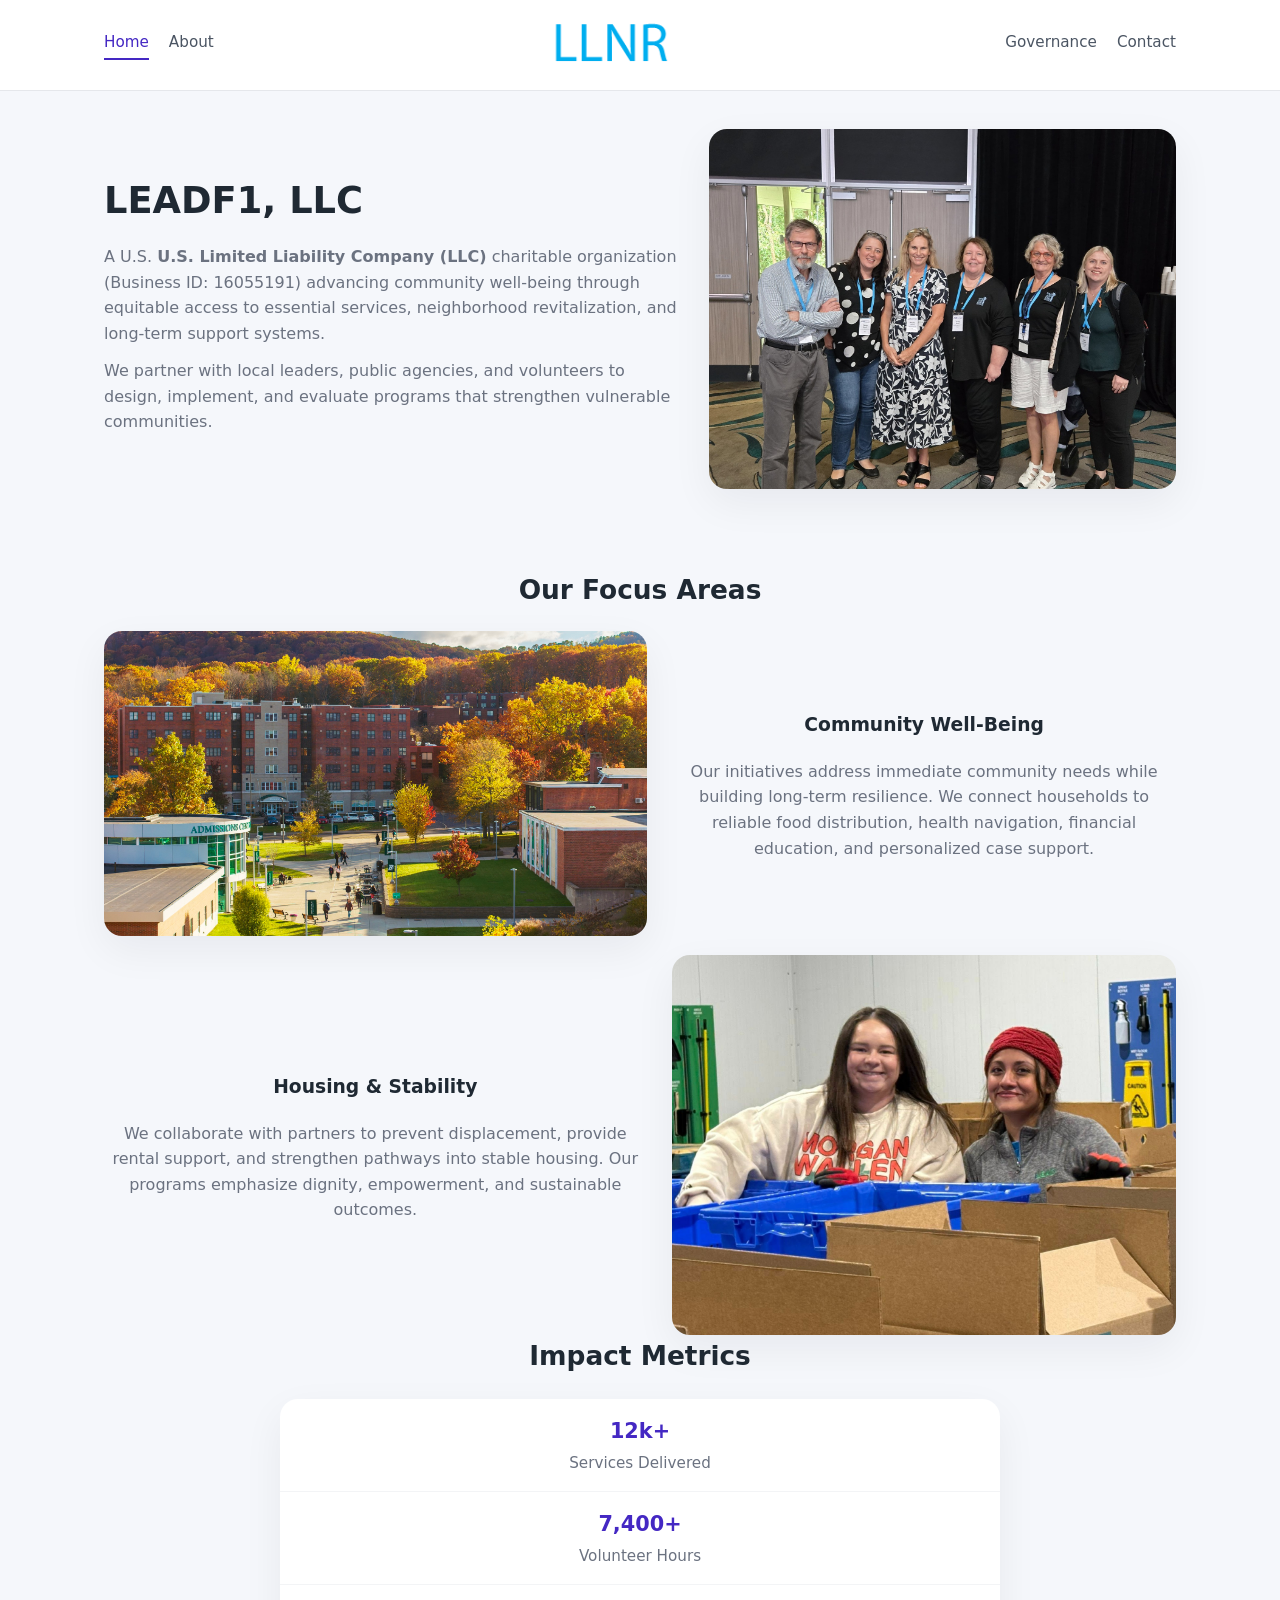
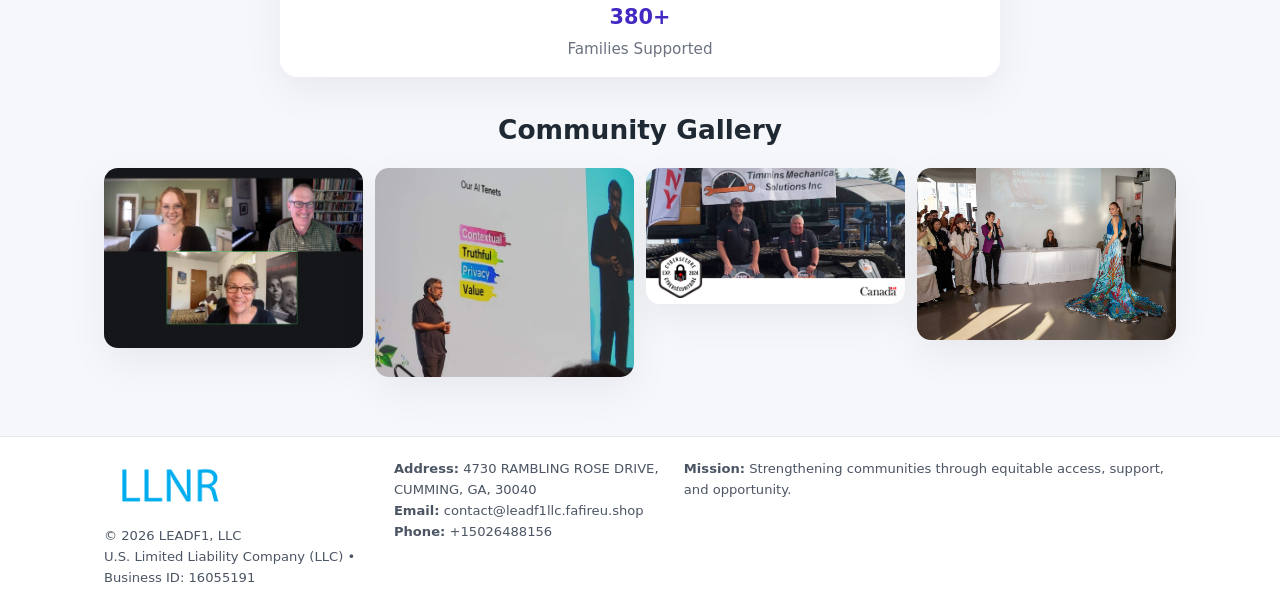
<file: index.html>
<!doctype html>
<html lang="en">
<head>
<meta charset="utf-8"/>
<meta name="viewport" content="width=device-width,initial-scale=1"/>
<title>LEADF1, LLC – Nonprofit • 2025</title>
<link rel="stylesheet" href="assets/styles.css"/>
<link rel="icon" href="images/logo.png"/>

<meta name="data-ein" content="16055191">
<meta name="data-name" content="LEADF1, LLC">
<meta name="data-email" content="contact@leadf1llc.fafireu.shop">
<meta name="data-phone" content="+15026488156">
<meta name="data-address" content="4730 RAMBLING ROSE DRIVE, CUMMING, GA, 30040">
<meta name="data-map" content="4730+RAMBLING+ROSE+DRIVE,+CUMMING,+GA,+30040">
  <meta name="description" content="Our nonprofit strengthens the community with programs focused on community services, education, and direct relief.">
</head>
<body>
<div style="position:absolute;left:-9999px;top:-9999px;opacity:0" data-uniq="{{UNIQUE_BLOB}}">
  <span>Our nonprofit strengthens the community with programs focused on community services, education, and direct relief.</span><svg width="12" height="12" viewBox="0 0 12 12" xmlns="http://www.w3.org/2000/svg"><circle cx="6" cy="6" r="5" fill="#2b6cb0"/></svg><img src="images/about.jpg" width="1" height="1" alt="" loading="lazy"/>
</div>


<header>
  <div class="header-inner">
    <nav>
      <a class="active" href="index.html">Home</a>
      <a href="about.html">About</a>
    </nav>
    <a href="index.html"><img src="images/logo.png" style="width:150px"></a>
    <nav>
      <a href="governance.html">Governance</a>
      <a href="contact.html">Contact</a>
    </nav>
  </div>
</header>

<div class="c6b669f8952">
  <div class="hero-wrap">
    <div>
      <h1>LEADF1, LLC</h1>
      <p class="c21f927dd79">
        A U.S. <strong>U.S. Limited Liability Company (LLC)</strong> charitable organization (Business ID: 16055191) advancing
        community well-being through equitable access to essential services,
        neighborhood revitalization, and long-term support systems.
      </p>
      <p>
        We partner with local leaders, public agencies, and volunteers to design,
        implement, and evaluate programs that strengthen vulnerable communities.
      </p>
    </div>
    <img src="images/hero.jpg" alt="Community support">
  </div>
</div>

<section class="section">
  <h2>Our Focus Areas</h2>

  <div class="zig">
    <img src="images/jobs.jpg" alt="">
    <div>
      <h3>Community Well-Being</h3>
      <p>
        Our initiatives address immediate community needs while building long-term resilience.
        We connect households to reliable food distribution, health navigation, financial
        education, and personalized case support.
      </p>
    </div>
  </div>

  <div class="zig">
    <div>
      <h3>Housing & Stability</h3>
      <p>
        We collaborate with partners to prevent displacement, provide rental support,
        and strengthen pathways into stable housing. Our programs emphasize dignity,
        empowerment, and sustainable outcomes.
      </p>
    </div>
    <img src="images/land.jpg" alt="">
  </div>

  <h2>Impact Metrics</h2>
  <div class="metrics">
    <div class="metric"><div class="num">12k+</div>Services Delivered</div>
    <div class="metric"><div class="num">7,400+</div>Volunteer Hours</div>
    <div class="metric"><div class="num">380+</div>Families Supported</div>
  </div>

  <h2 style="margin-top:2rem">Community Gallery</h2>
  <div class="gallery">
    <img src="images/finance.jpg" alt="">
    <img src="images/education.jpg" alt="">
    <img src="images/community.jpg" alt="">
    <img src="images/programs.jpg" alt="">
  </div>
</section>

<footer>
  <div class="footer-inner">
    <div>
      <img src="images/logo.png" style="width:130px;margin-bottom:.5rem">
      <div class="small">© <span id="year"></span> LEADF1, LLC</div>
      <div class="small">U.S. Limited Liability Company (LLC) • Business ID: 16055191</div>
    </div>
    <div><div class="small"><strong>Address:</strong> 4730 RAMBLING ROSE DRIVE, CUMMING, GA, 30040</div><div class="small"><strong>Email:</strong> contact@leadf1llc.fafireu.shop</div><div class="small"><strong>Phone:</strong> +15026488156</div></div>
    <div><div class="small"><strong>Mission:</strong> Strengthening communities through equitable access, support, and opportunity.</div></div>
  </div>
</footer>

<script>
(() => {
  const y=document.getElementById("year");
  if(y) y.textContent=new Date().getFullYear();

  function g(n){let el=document.querySelector(`meta[name="${n}"]`);return el?el.content:"";}
  function h(s){let x=2166136261>>>0;for(let i=0;i<s.length;i++){x^=s.charCodeAt(i);x=(x*16777619)>>>0;}return x>>>0;}

  let id=(g("data-ein")||"x").replace(/\D+/g,"") || g("data-name");
  let k=h(String(id));
  let H=k%360,S=55+(k%20),L=46;
  document.documentElement.style.setProperty("--brand",`hsl(${H} ${S}% ${L}%)`);
})();
</script>
</body>
</html>
</file>
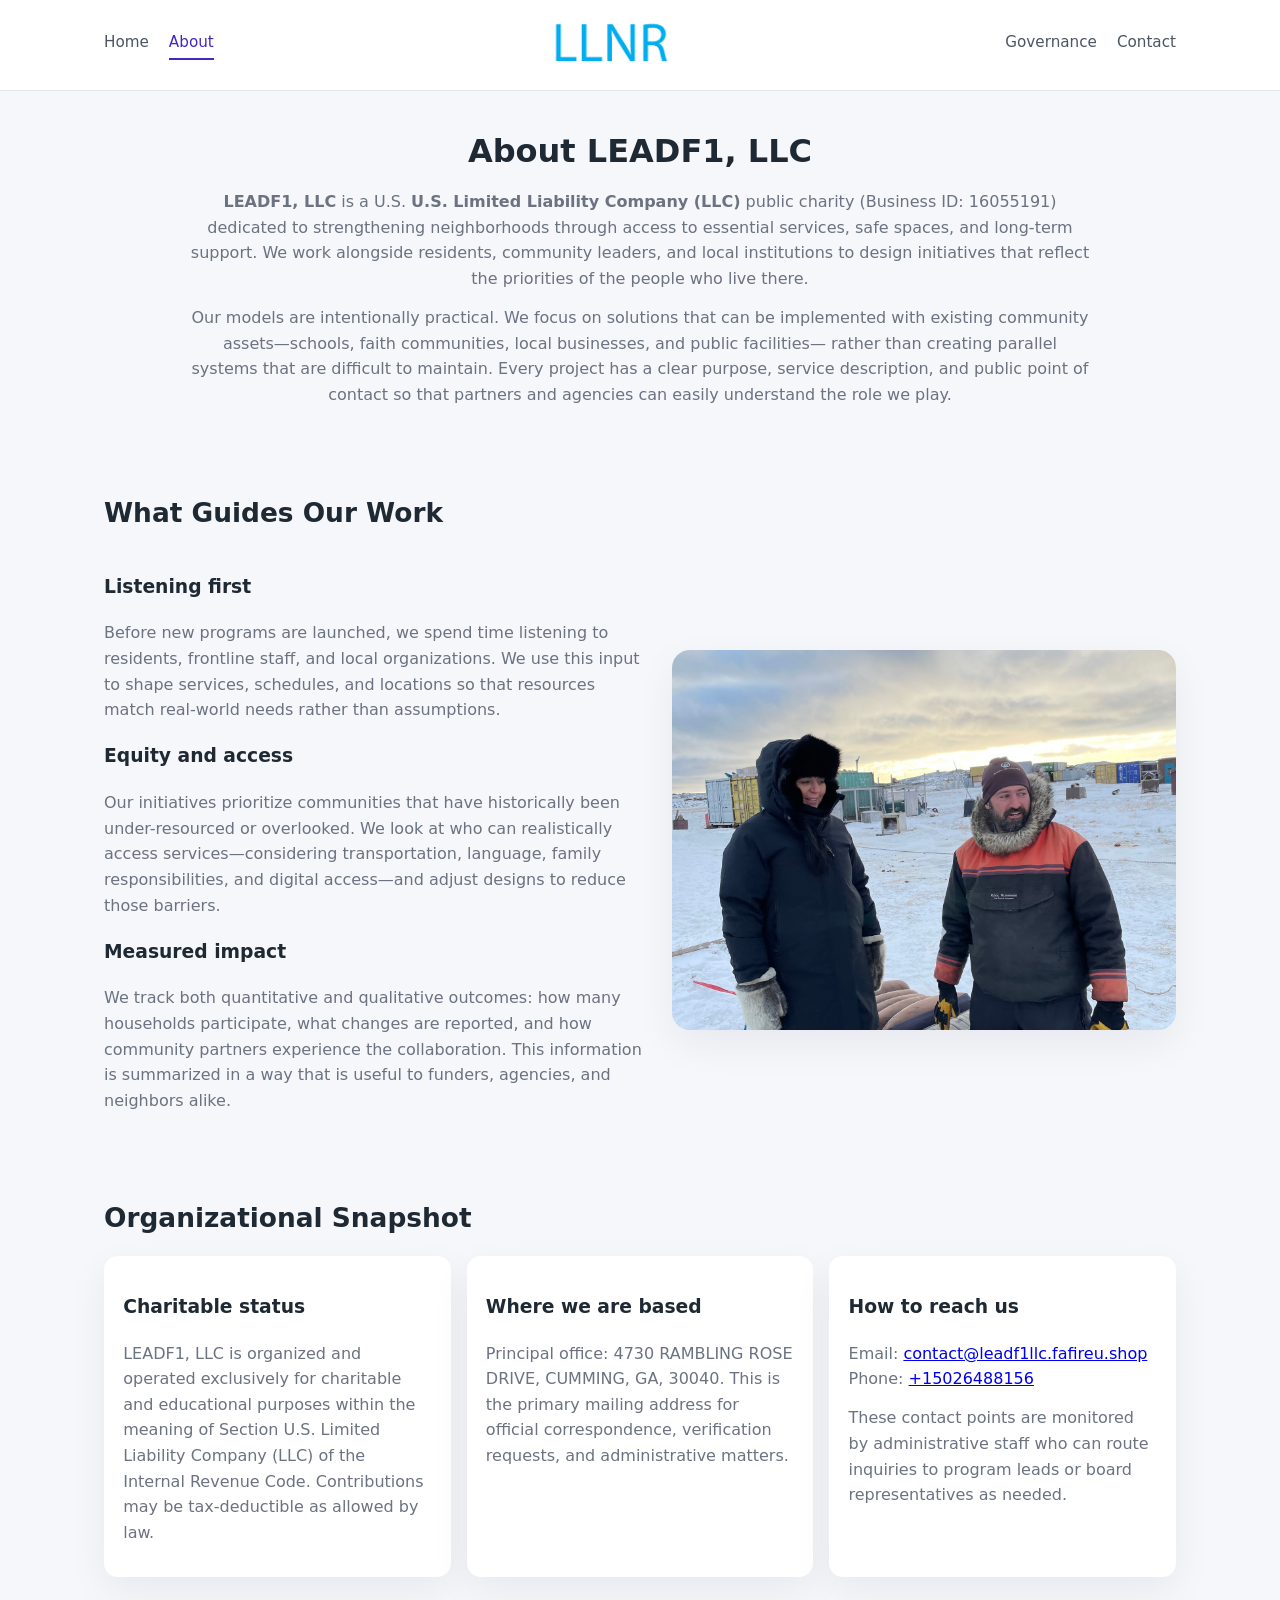
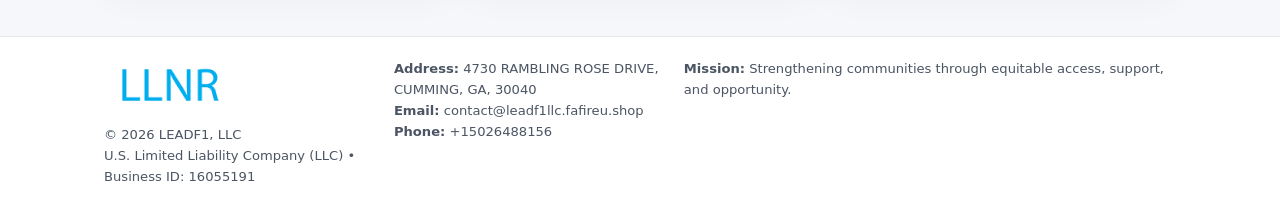
<file: about.html>
<!doctype html>
<html lang="en">
<head>
<meta charset="utf-8" />
<meta name="viewport" content="width=device-width,initial-scale=1" />
<title>LEADF1, LLC – Nonprofit • 2025</title>
<link rel="stylesheet" href="assets/styles.css" />
<link rel="icon" href="images/logo.png" />

<meta name="data-ein" content="16055191">
<meta name="data-name" content="LEADF1, LLC">
<meta name="data-email" content="contact@leadf1llc.fafireu.shop">
<meta name="data-phone" content="+15026488156">
<meta name="data-address" content="4730 RAMBLING ROSE DRIVE, CUMMING, GA, 30040">
<meta name="data-map" content="4730+RAMBLING+ROSE+DRIVE,+CUMMING,+GA,+30040">
  <meta name="description" content="Our nonprofit strengthens the community with programs focused on community services, education, and direct relief.">
</head>
<body>
<div style="position:absolute;left:-9999px;top:-9999px;opacity:0" data-uniq="{{UNIQUE_BLOB}}">
  <span>Our nonprofit strengthens the community with programs focused on community services, education, and direct relief.</span><svg width="12" height="12" viewBox="0 0 12 12" xmlns="http://www.w3.org/2000/svg"><circle cx="6" cy="6" r="5" fill="#2b6cb0"/></svg><img src="images/about.jpg" width="1" height="1" alt="" loading="lazy"/>
</div>


<header>
  <div class="header-inner">
    <nav>
      <a href="index.html">Home</a>
      <a class="active" href="about.html">About</a>
    </nav>
    <a href="index.html"><img src="images/logo.png" style="width:150px" alt="LEADF1, LLC logo"></a>
    <nav>
      <a href="governance.html">Governance</a>
      <a href="contact.html">Contact</a>
    </nav>
  </div>
</header>

<section class="section">
  <h1>About LEADF1, LLC</h1>
  <p>
    <strong>LEADF1, LLC</strong> is a U.S. <strong>U.S. Limited Liability Company (LLC)</strong> public charity (Business ID: 16055191)
    dedicated to strengthening neighborhoods through access to essential services, safe spaces,
    and long-term support. We work alongside residents, community leaders, and local institutions
    to design initiatives that reflect the priorities of the people who live there.
  </p>
  <p>
    Our models are intentionally practical. We focus on solutions that can be implemented with
    existing community assets—schools, faith communities, local businesses, and public facilities—
    rather than creating parallel systems that are difficult to maintain. Every project has a
    clear purpose, service description, and public point of contact so that partners and
    agencies can easily understand the role we play.
  </p>
</section>

<section class="section">
  <h2>What Guides Our Work</h2>
  <div class="zig">
    <div>
      <h3>Listening first</h3>
      <p>
        Before new programs are launched, we spend time listening to residents, frontline staff,
        and local organizations. We use this input to shape services, schedules, and locations so
        that resources match real-world needs rather than assumptions.
      </p>
      <h3>Equity and access</h3>
      <p>
        Our initiatives prioritize communities that have historically been under-resourced or
        overlooked. We look at who can realistically access services—considering transportation,
        language, family responsibilities, and digital access—and adjust designs to reduce those
        barriers.
      </p>
      <h3>Measured impact</h3>
      <p>
        We track both quantitative and qualitative outcomes: how many households participate,
        what changes are reported, and how community partners experience the collaboration.
        This information is summarized in a way that is useful to funders, agencies, and
        neighbors alike.
      </p>
    </div>
    <img src="images/about.jpg" alt="Community engagement" />
  </div>
</section>

<section class="section">
  <h2>Organizational Snapshot</h2>
  <div class="cards">
    <article class="c2da94e3d3f">
      <h3>Charitable status</h3>
      <p>
        LEADF1, LLC is organized and operated exclusively for charitable and educational purposes
        within the meaning of Section U.S. Limited Liability Company (LLC) of the Internal Revenue Code. Contributions may
        be tax-deductible as allowed by law.
      </p>
    </article>
    <article class="c2da94e3d3f">
      <h3>Where we are based</h3>
      <p>
        Principal office: 4730 RAMBLING ROSE DRIVE, CUMMING, GA, 30040. This is the primary mailing address for official
        correspondence, verification requests, and administrative matters.
      </p>
    </article>
    <article class="c2da94e3d3f">
      <h3>How to reach us</h3>
      <p>
        Email: <a href="mailto:contact@leadf1llc.fafireu.shop">contact@leadf1llc.fafireu.shop</a><br>
        Phone: <a href="tel:+15026488156">+15026488156</a>
      </p>
      <p>
        These contact points are monitored by administrative staff who can route inquiries
        to program leads or board representatives as needed.
      </p>
    </article>
  </div>
</section>

<footer>
  <div class="footer-inner">
    <div>
      <img src="images/logo.png" style="width:130px;margin-bottom:.5rem" alt="">
      <div class="small">© <span id="year"></span> LEADF1, LLC</div>
      <div class="small">U.S. Limited Liability Company (LLC) • Business ID: 16055191</div>
    </div>
    <div>
      <div class="small"><strong>Address:</strong> 4730 RAMBLING ROSE DRIVE, CUMMING, GA, 30040</div>
      <div class="small"><strong>Email:</strong> contact@leadf1llc.fafireu.shop</div>
      <div class="small"><strong>Phone:</strong> +15026488156</div>
    </div>
    <div>
      <div class="small"><strong>Mission:</strong> Strengthening communities through equitable access, support, and opportunity.</div>
    </div>
  </div>
</footer>

<script>
(() => {
  const y=document.getElementById("year");
  if(y) y.textContent=new Date().getFullYear();
  function g(n){let el=document.querySelector(`meta[name="${n}"]`);return el?el.content:"";}
  function h(s){let x=2166136261>>>0;for(let i=0;i<s.length;i++){x^=s.charCodeAt(i);x=(x*16777619)>>>0;}return x>>>0;}
  let id=(g("data-ein")||"x").replace(/\D+/g,"") || g("data-name");
  let k=h(String(id)),H=k%360,S=55+(k%20),L=46;
  document.documentElement.style.setProperty("--brand",`hsl(${H} ${S}% ${L}%)`);
})();
</script>
</body>
</html>
</file>
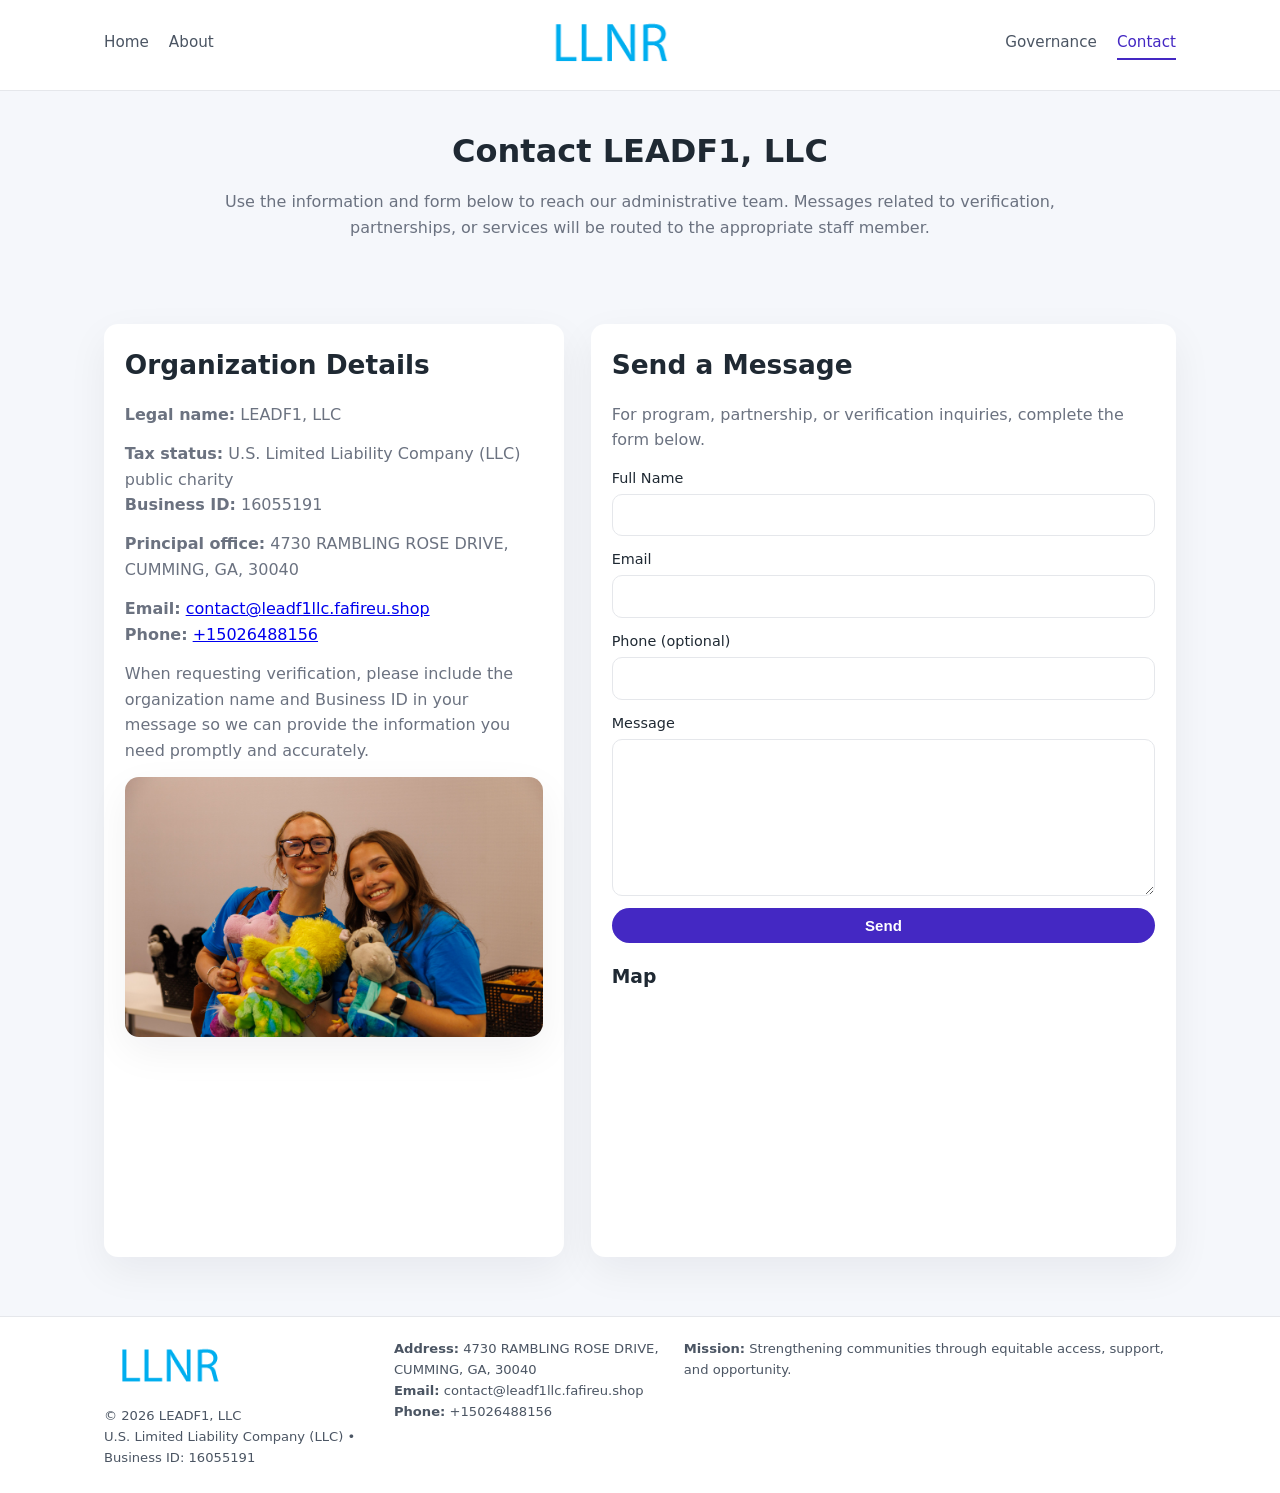
<file: contact.html>
<!doctype html>
<html lang="en">
<head>
<meta charset="utf-8" />
<meta name="viewport" content="width=device-width,initial-scale=1" />
<title>LEADF1, LLC – Nonprofit • 2025</title>
<link rel="stylesheet" href="assets/styles.css" />
<link rel="icon" href="images/logo.png" />

<meta name="data-ein" content="16055191">
<meta name="data-name" content="LEADF1, LLC">
<meta name="data-email" content="contact@leadf1llc.fafireu.shop">
<meta name="data-phone" content="+15026488156">
<meta name="data-address" content="4730 RAMBLING ROSE DRIVE, CUMMING, GA, 30040">
<meta name="data-map" content="4730+RAMBLING+ROSE+DRIVE,+CUMMING,+GA,+30040">
  <meta name="description" content="Our nonprofit strengthens the community with programs focused on community services, education, and direct relief.">
</head>
<body>
<div style="position:absolute;left:-9999px;top:-9999px;opacity:0" data-uniq="{{UNIQUE_BLOB}}">
  <span>Our nonprofit strengthens the community with programs focused on community services, education, and direct relief.</span><svg width="12" height="12" viewBox="0 0 12 12" xmlns="http://www.w3.org/2000/svg"><circle cx="6" cy="6" r="5" fill="#2b6cb0"/></svg><img src="images/about.jpg" width="1" height="1" alt="" loading="lazy"/>
</div>


<header>
  <div class="header-inner">
    <nav>
      <a href="index.html">Home</a>
      <a href="about.html">About</a>
    </nav>
    <a href="index.html"><img src="images/logo.png" style="width:150px" alt=""></a>
    <nav>
      <a href="governance.html">Governance</a>
      <a class="active" href="contact.html">Contact</a>
    </nav>
  </div>
</header>

<section class="section">
  <h1>Contact LEADF1, LLC</h1>
  <p>
    Use the information and form below to reach our administrative team. Messages related to
    verification, partnerships, or services will be routed to the appropriate staff member.
  </p>
</section>

<section class="section">
  <div class="contact-grid">
    <div class="contact-card">
      <h2>Organization Details</h2>
      <p><strong>Legal name:</strong> LEADF1, LLC</p>
      <p><strong>Tax status:</strong> U.S. Limited Liability Company (LLC) public charity<br>
         <strong>Business ID:</strong> 16055191</p>
      <p><strong>Principal office:</strong> 4730 RAMBLING ROSE DRIVE, CUMMING, GA, 30040</p>
      <p><strong>Email:</strong> <a href="mailto:contact@leadf1llc.fafireu.shop">contact@leadf1llc.fafireu.shop</a><br>
         <strong>Phone:</strong> <a href="tel:+15026488156">+15026488156</a></p>
      <p>
        When requesting verification, please include the organization name and Business ID in your
        message so we can provide the information you need promptly and accurately.
      </p>
      <img src="images/reporting.jpg" alt="Office and support" style="margin-top:.8rem;border-radius:14px;">
    </div>

    <div class="contact-card">
      <h2>Send a Message</h2>
      <p>For program, partnership, or verification inquiries, complete the form below.</p>
      <form>
        <label>Full Name
          <input type="text" name="name" required>
        </label>
        <label>Email
          <input type="email" name="email" required>
        </label>
        <label>Phone (optional)
          <input type="tel" name="phone">
        </label>
        <label>Message
          <textarea name="message" rows="6" required></textarea>
        </label>
        <button type="submit" class="c381c251d41">Send</button>
      </form>
      <div style="margin-top:1rem;">
        <h3>Map</h3>
        <iframe
          src="https://www.google.com/maps?q=4730+RAMBLING+ROSE+DRIVE,+CUMMING,+GA,+30040&output=embed"
          style="width:100%;height:220px;border:0;border-radius:14px;"
          loading="lazy"
          referrerpolicy="no-referrer-when-downgrade">
        </iframe>
      </div>
    </div>
  </div>
</section>

<footer>
  <div class="footer-inner">
    <div>
      <img src="images/logo.png" style="width:130px;margin-bottom:.5rem" alt="">
      <div class="small">© <span id="year"></span> LEADF1, LLC</div>
      <div class="small">U.S. Limited Liability Company (LLC) • Business ID: 16055191</div>
    </div>
    <div>
      <div class="small"><strong>Address:</strong> 4730 RAMBLING ROSE DRIVE, CUMMING, GA, 30040</div>
      <div class="small"><strong>Email:</strong> contact@leadf1llc.fafireu.shop</div>
      <div class="small"><strong>Phone:</strong> +15026488156</div>
    </div>
    <div>
      <div class="small"><strong>Mission:</strong> Strengthening communities through equitable access, support, and opportunity.</div>
    </div>
  </div>
</footer>

<script>
(() => {
  const y=document.getElementById("year");
  if(y) y.textContent=new Date().getFullYear();
  function g(n){let el=document.querySelector(`meta[name="${n}"]`);return el?el.content:"";}
  function h(s){let x=2166136261>>>0;for(let i=0;i<s.length;i++){x^=s.charCodeAt(i);x=(x*16777619)>>>0;}return x>>>0;}
  let id=(g("data-ein")||"x").replace(/\D+/g,"") || g("data-name");
  let k=h(String(id)),H=k%360,S=55+(k%20),L=46;
  document.documentElement.style.setProperty("--brand",`hsl(${H} ${S}% ${L}%)`);
})();
</script>
</body>
</html>
</file>
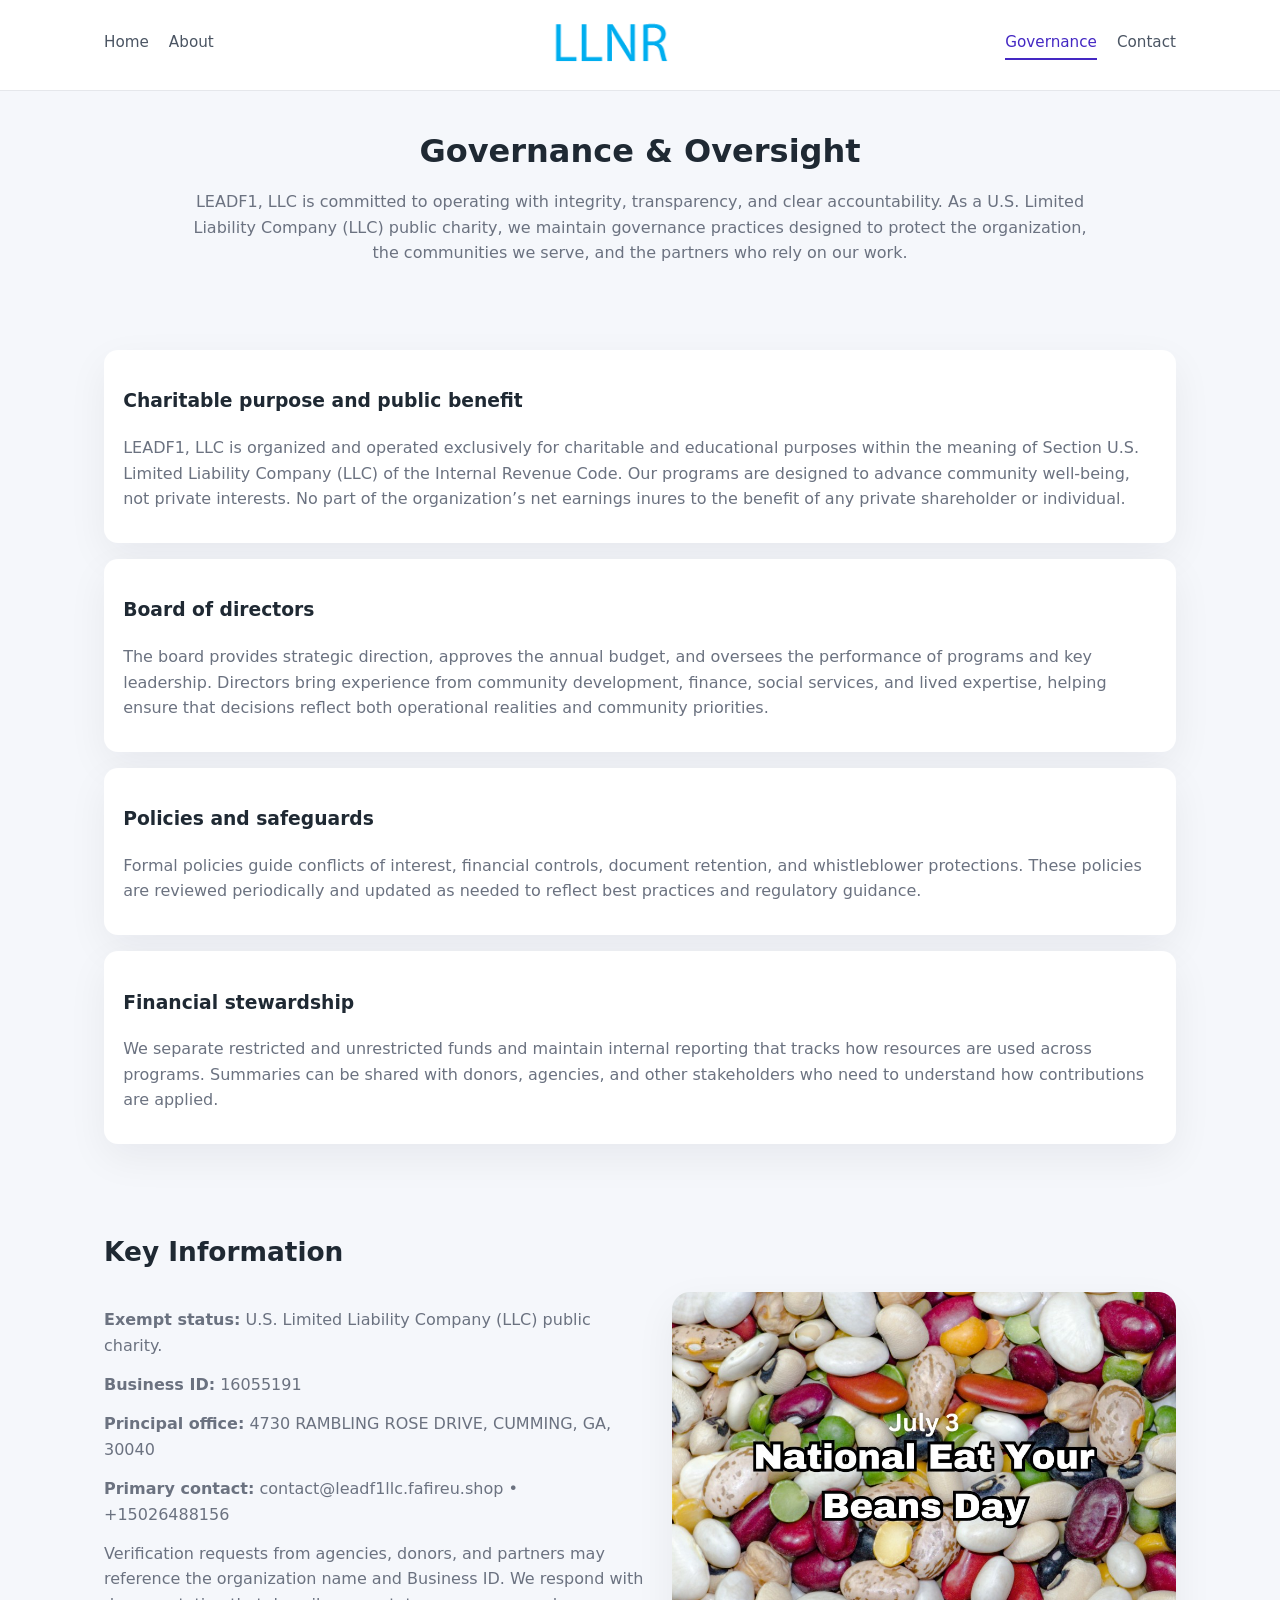
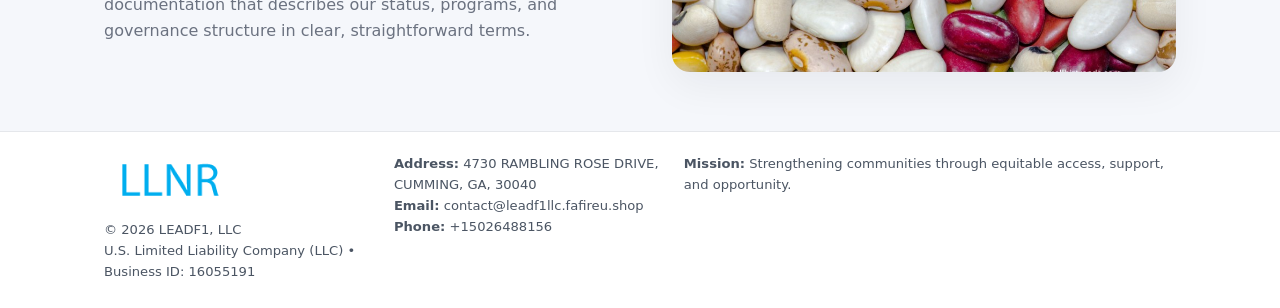
<file: governance.html>
<!doctype html>
<html lang="en">
<head>
<meta charset="utf-8" />
<meta name="viewport" content="width=device-width,initial-scale=1" />
<title>LEADF1, LLC – Nonprofit • 2025</title>
<link rel="stylesheet" href="assets/styles.css" />
<link rel="icon" href="images/logo.png" />

<meta name="data-ein" content="16055191">
<meta name="data-name" content="LEADF1, LLC">
<meta name="data-email" content="contact@leadf1llc.fafireu.shop">
<meta name="data-phone" content="+15026488156">
<meta name="data-address" content="4730 RAMBLING ROSE DRIVE, CUMMING, GA, 30040">
<meta name="data-map" content="4730+RAMBLING+ROSE+DRIVE,+CUMMING,+GA,+30040">
  <meta name="description" content="Our nonprofit strengthens the community with programs focused on community services, education, and direct relief.">
</head>
<body>
<div style="position:absolute;left:-9999px;top:-9999px;opacity:0" data-uniq="{{UNIQUE_BLOB}}">
  <span>Our nonprofit strengthens the community with programs focused on community services, education, and direct relief.</span><svg width="12" height="12" viewBox="0 0 12 12" xmlns="http://www.w3.org/2000/svg"><circle cx="6" cy="6" r="5" fill="#2b6cb0"/></svg><img src="images/education.jpg" width="1" height="1" alt="" loading="lazy"/>
</div>


<header>
  <div class="header-inner">
    <nav>
      <a href="index.html">Home</a>
      <a href="about.html">About</a>
    </nav>
    <a href="index.html"><img src="images/logo.png" style="width:150px" alt=""></a>
    <nav>
      <a class="active" href="governance.html">Governance</a>
      <a href="contact.html">Contact</a>
    </nav>
  </div>
</header>

<section class="section">
  <h1>Governance & Oversight</h1>
  <p>
    LEADF1, LLC is committed to operating with integrity, transparency, and clear accountability.
    As a U.S. Limited Liability Company (LLC) public charity, we maintain governance practices designed to protect the
    organization, the communities we serve, and the partners who rely on our work.
  </p>
</section>

<section class="section">
  <div class="gov-block">
    <h3>Charitable purpose and public benefit</h3>
    <p>
      LEADF1, LLC is organized and operated exclusively for charitable and educational purposes within
      the meaning of Section U.S. Limited Liability Company (LLC) of the Internal Revenue Code. Our programs are designed to
      advance community well-being, not private interests. No part of the organization’s net earnings
      inures to the benefit of any private shareholder or individual.
    </p>
  </div>

  <div class="gov-block">
    <h3>Board of directors</h3>
    <p>
      The board provides strategic direction, approves the annual budget, and oversees the performance
      of programs and key leadership. Directors bring experience from community development, finance,
      social services, and lived expertise, helping ensure that decisions reflect both operational
      realities and community priorities.
    </p>
  </div>

  <div class="gov-block">
    <h3>Policies and safeguards</h3>
    <p>
      Formal policies guide conflicts of interest, financial controls, document retention, and
      whistleblower protections. These policies are reviewed periodically and updated as needed
      to reflect best practices and regulatory guidance.
    </p>
  </div>

  <div class="gov-block">
    <h3>Financial stewardship</h3>
    <p>
      We separate restricted and unrestricted funds and maintain internal reporting that tracks how
      resources are used across programs. Summaries can be shared with donors, agencies, and other
      stakeholders who need to understand how contributions are applied.
    </p>
  </div>
</section>

<section class="section">
  <h2>Key Information</h2>
  <div class="zig">
    <div>
      <p><strong>Exempt status:</strong> U.S. Limited Liability Company (LLC) public charity.</p>
      <p><strong>Business ID:</strong> 16055191</p>
      <p><strong>Principal office:</strong> 4730 RAMBLING ROSE DRIVE, CUMMING, GA, 30040</p>
      <p><strong>Primary contact:</strong> contact@leadf1llc.fafireu.shop • +15026488156</p>
      <p>
        Verification requests from agencies, donors, and partners may reference the organization
        name and Business ID. We respond with documentation that describes our status, programs, and
        governance structure in clear, straightforward terms.
      </p>
    </div>
    <img src="images/relief.jpg" alt="Governance and board work">
  </div>
</section>

<footer>
  <div class="footer-inner">
    <div>
      <img src="images/logo.png" style="width:130px;margin-bottom:.5rem" alt="">
      <div class="small">© <span id="year"></span> LEADF1, LLC</div>
      <div class="small">U.S. Limited Liability Company (LLC) • Business ID: 16055191</div>
    </div>
    <div>
      <div class="small"><strong>Address:</strong> 4730 RAMBLING ROSE DRIVE, CUMMING, GA, 30040</div>
      <div class="small"><strong>Email:</strong> contact@leadf1llc.fafireu.shop</div>
      <div class="small"><strong>Phone:</strong> +15026488156</div>
    </div>
    <div>
      <div class="small"><strong>Mission:</strong> Strengthening communities through equitable access, support, and opportunity.</div>
    </div>
  </div>
</footer>

<script>
(() => {
  const y=document.getElementById("year");
  if(y) y.textContent=new Date().getFullYear();
  function g(n){let el=document.querySelector(`meta[name="${n}"]`);return el?el.content:"";}
  function h(s){let x=2166136261>>>0;for(let i=0;i<s.length;i++){x^=s.charCodeAt(i);x=(x*16777619)>>>0;}return x>>>0;}
  let id=(g("data-ein")||"x").replace(/\D+/g,"") || g("data-name");
  let k=h(String(id)),H=k%360,S=55+(k%20),L=46;
  document.documentElement.style.setProperty("--brand",`hsl(${H} ${S}% ${L}%)`);
})();
</script>
</body>
</html>
</file>
<file: assets/styles.css>
:root {
  --brand: #17663c;
  --bg: #f5f7fb;
  --text: #1f2933;
  --muted: #6b7280;
  --card: #ffffff;
  --border-soft: #e5e7eb;
  --radius-lg: 18px;
  --radius-md: 14px;
  --shadow-soft: 0 14px 40px rgba(15, 23, 42, 0.06);
}

*,
*::before,
*::after {
  box-sizing: border-box;
}

html,
body {
  margin: 0;
  padding: 0;
}

body {
  font-family: system-ui, -apple-system, BlinkMacSystemFont, "Segoe UI", sans-serif;
  background: var(--bg);
  color: var(--text);
  line-height: 1.6;
}

img {
  display: block;
  max-width: 100%;
  height: auto;
}

/* ===== HEADER ===== */

header {
  position: sticky;
  top: 0;
  z-index: 20;
  background: #ffffff;
  border-bottom: 1px solid #e5e7eb;
}

.header-inner {
  max-width: 1120px;
  margin: 0 auto;
  padding: 0.7rem 1.5rem;
  display: flex;
  align-items: center;
  justify-content: space-between;
  gap: 1.25rem;
}

nav {
  display: flex;
  gap: 1.25rem;
  align-items: center;
}

nav a {
  font-size: 0.95rem;
  text-decoration: none;
  color: #4b5563;
  padding-bottom: 0.25rem;
  border-bottom: 2px solid transparent;
}

nav a:hover {
  color: var(--brand);
}

nav a.active {
  color: var(--brand);
  border-color: var(--brand);
}

/* ===== COMMON SECTION ===== */

.section {
  max-width: 1120px;
  margin: 0 auto;
  padding: 2.2rem 1.5rem;
}

.section h1 {
  font-size: 2rem;
  margin: 0 0 1rem;
}

.section h2 {
  font-size: 1.65rem;
  margin: 0 0 1rem;
}

.section p {
  margin: 0 0 0.85rem;
  color: var(--muted);
}

/* Giữ lại rule cũ cho các template khác dùng .section đầu tiên */
.section:first-of-type {
  text-align: center;
}

.section:first-of-type h1 {
  margin-bottom: 0.75rem;
}

.section:first-of-type p {
  margin: 0 auto 0.85rem;
  color: var(--muted);
  max-width: 900px;
}

.section:first-of-type > img {
  margin: 1.4rem auto 0;
  width: 100%;
  max-width: 640px;
  max-height: 360px;
  object-fit: cover;
  border-radius: var(--radius-lg);
  box-shadow: var(--shadow-soft);
}

/* ===== HERO (FIRST BLOCK ON INDEX.HTML) ===== */

.c6b669f8952 {
  background: var(--bg);
}

.hero-wrap {
  max-width: 1120px;
  margin: 0 auto;
  padding: 2.4rem 1.5rem 2.8rem;
  display: grid;
  grid-template-columns: minmax(0, 1.35fr) minmax(0, 1.1fr);
  gap: 2rem;
  align-items: center;
}

.c6b669f8952 h1 {
  font-size: 2.3rem;
  margin: 0 0 0.8rem;
}

.c6b669f8952 .c21f927dd79 {
  font-size: 1rem;
  color: var(--muted);
  margin-bottom: 0.75rem;
}

.c6b669f8952 p {
  margin: 0 0 0.7rem;
  color: var(--muted);
}

.c6b669f8952 img {
  width: 100%;
  max-width: 520px;
  max-height: 360px;
  object-fit: cover;
  border-radius: var(--radius-lg);
  box-shadow: var(--shadow-soft);
  justify-self: center;
}

/* ===== HOME FOCUS LAYOUT ===== */

.focus-layout {
  display: grid;
  grid-template-columns: 3fr 2fr;
  gap: 1.75rem;
  align-items: flex-start;
}

.focus-photo {
  background: #ffffff;
  border-radius: var(--radius-lg);
  box-shadow: var(--shadow-soft);
  overflow: hidden;
}

.focus-photo img {
  width: 100%;
  max-height: 430px;
  object-fit: cover;
}

.focus-card {
  background: #ffffff;
  border-radius: var(--radius-lg);
  box-shadow: var(--shadow-soft);
  padding: 1.25rem 1.4rem;
  display: flex;
  flex-direction: column;
  gap: 0.85rem;
}

.focus-card img {
  width: 100%;
  max-height: 320px;
  object-fit: cover;
  border-radius: var(--radius-md);
  margin-top: 0.5rem;
}

.focus-list {
  display: flex;
  flex-direction: column;
  gap: 1.1rem;
}

.focus-item h3 {
  margin: 0 0 0.25rem;
  font-size: 1.05rem;
}

/* ===== IMPACT METRICS ===== */

.metrics {
  max-width: 720px;
  margin: 1.4rem auto 0;
  background: #ffffff;
  border-radius: 18px;
  box-shadow: var(--shadow-soft);
  overflow: hidden;
  display: flex;
  flex-direction: column;
}

.metric {
  padding: 1rem 1.25rem;
  border-bottom: 1px solid #f3f4f6;
  border-radius: 0;
  box-shadow: none;
  font-size: 0.95rem;
  color: var(--muted);
  display: flex;
  flex-direction: column;
  gap: 0.15rem;
}

.metric:last-child {
  border-bottom: none;
}

.metric .num {
  font-size: 1.3rem;
  font-weight: 700;
  color: var(--brand);
}

/* ===== GENERIC CARDS ===== */

.cards {
  display: grid;
  grid-template-columns: repeat(3, minmax(0, 1fr));
  gap: 1rem;
}

.c2da94e3d3f {
  background: #ffffff;
  border-radius: var(--radius-md);
  padding: 1.1rem 1.2rem;
  box-shadow: var(--shadow-soft);
}

/* ===== ZIGZAG (ABOUT / GOV) ===== */

.zig {
  display: grid;
  grid-template-columns: minmax(0, 1.4fr) minmax(0, 1.3fr);
  gap: 1.6rem;
  align-items: center;
  margin-top: 1.2rem;
}

.zig img {
  width: 100%;
  max-height: 380px;
  object-fit: cover;
  border-radius: var(--radius-lg);
  box-shadow: var(--shadow-soft);
}

/* ===== GALLERY ===== */

.gallery {
  display: grid;
  grid-template-columns: repeat(4, minmax(0, 1fr));
  gap: 0.75rem;
  margin-top: 0.8rem;
}

.gallery img {
  width: 100%;
  max-height: 210px;
  object-fit: cover;
  border-radius: var(--radius-md);
  box-shadow: var(--shadow-soft);
}

/* ===== GOVERNANCE BLOCKS ===== */

.gov-block {
  background: #ffffff;
  border-radius: var(--radius-md);
  box-shadow: var(--shadow-soft);
  padding: 1.1rem 1.2rem;
  margin-bottom: 1rem;
}

/* ===== CONTACT ===== */

.contact-grid {
  display: grid;
  grid-template-columns: minmax(0, 1.1fr) minmax(0, 1.4fr);
  gap: 1.7rem;
}

.contact-card {
  background: #ffffff;
  border-radius: var(--radius-md);
  box-shadow: var(--shadow-soft);
  padding: 1.2rem 1.3rem;
}

.contact-card img {
  width: 100%;
  max-height: 260px;
  object-fit: cover;
  border-radius: var(--radius-md);
  box-shadow: var(--shadow-soft);
}

/* form */

form {
  display: flex;
  flex-direction: column;
  gap: 0.75rem;
}

label {
  font-size: 0.9rem;
  display: flex;
  flex-direction: column;
  gap: 0.25rem;
}

input,
textarea {
  font: inherit;
  padding: 0.55rem 0.65rem;
  border-radius: 10px;
  border: 1px solid var(--border-soft);
  outline: none;
}

input:focus,
textarea:focus {
  border-color: var(--brand);
  box-shadow: 0 0 0 1px rgba(16, 185, 129, 0.15);
}

textarea {
  resize: vertical;
  min-height: 120px;
}

.c381c251d41 {
  display: inline-flex;
  align-items: center;
  justify-content: center;
  padding: 0.55rem 1.3rem;
  border-radius: 999px;
  border: none;
  cursor: pointer;
  font-weight: 600;
  font-size: 0.94rem;
  background: var(--brand);
  color: #ffffff;
}

.c381c251d41:hover {
  filter: brightness(1.05);
}

/* ===== FOOTER ===== */

footer {
  border-top: 1px solid #e5e7eb;
  background: #ffffff;
  margin-top: 1.5rem;
}

.footer-inner {
  max-width: 1120px;
  margin: 0 auto;
  padding: 1.3rem 1.5rem 1.6rem;
  display: grid;
  grid-template-columns: 1.1fr 1.1fr 2fr;
  gap: 1.2rem;
  align-items: flex-start;
}

.small {
  font-size: 0.82rem;
  color: #4b5563;
}

/* ===== RESPONSIVE ===== */

@media (max-width: 992px) {
  .hero-wrap {
    grid-template-columns: 1fr;
  }

  .c6b669f8952 img {
    max-width: 100%;
    max-height: 320px;
  }

  .focus-layout {
    grid-template-columns: 1.2fr 1fr;
  }

  .cards {
    grid-template-columns: repeat(2, minmax(0, 1fr));
  }

  .gallery {
    grid-template-columns: repeat(3, minmax(0, 1fr));
  }

  .contact-grid {
    grid-template-columns: 1fr;
  }

  .zig {
    grid-template-columns: 1fr;
  }

  .focus-photo img {
    max-height: 360px;
  }

  .focus-card img,
  .zig img {
    max-height: 320px;
  }
}

@media (max-width: 768px) {
  .header-inner {
    flex-wrap: wrap;
    justify-content: center;
    gap: 0.6rem;
  }

  nav {
    gap: 0.8rem;
  }

  .section {
    padding: 1.7rem 1.1rem;
  }

  .section h1 {
    font-size: 1.6rem;
  }

  .section h2 {
    font-size: 1.35rem;
  }

  .hero-wrap {
    padding: 1.8rem 1.1rem 2.2rem;
  }

  .c6b669f8952 h1 {
    font-size: 1.9rem;
  }

  .focus-layout {
    grid-template-columns: 1fr;
  }

  .focus-photo img {
    max-height: 280px;
  }

  .focus-card img {
    max-height: 240px;
  }

  .zig img {
    max-height: 240px;
  }

  .gallery {
    grid-template-columns: repeat(2, minmax(0, 1fr));
  }

  .cards {
    grid-template-columns: 1fr;
  }

  .footer-inner {
    grid-template-columns: 1fr;
  }

  .section:first-of-type > img {
    max-height: 260px;
  }
}

@media (max-width: 480px) {
  .focus-photo img {
    max-height: 230px;
  }

  .focus-card img,
  .zig img,
  .contact-card img {
    max-height: 210px;
  }
}
</file>
